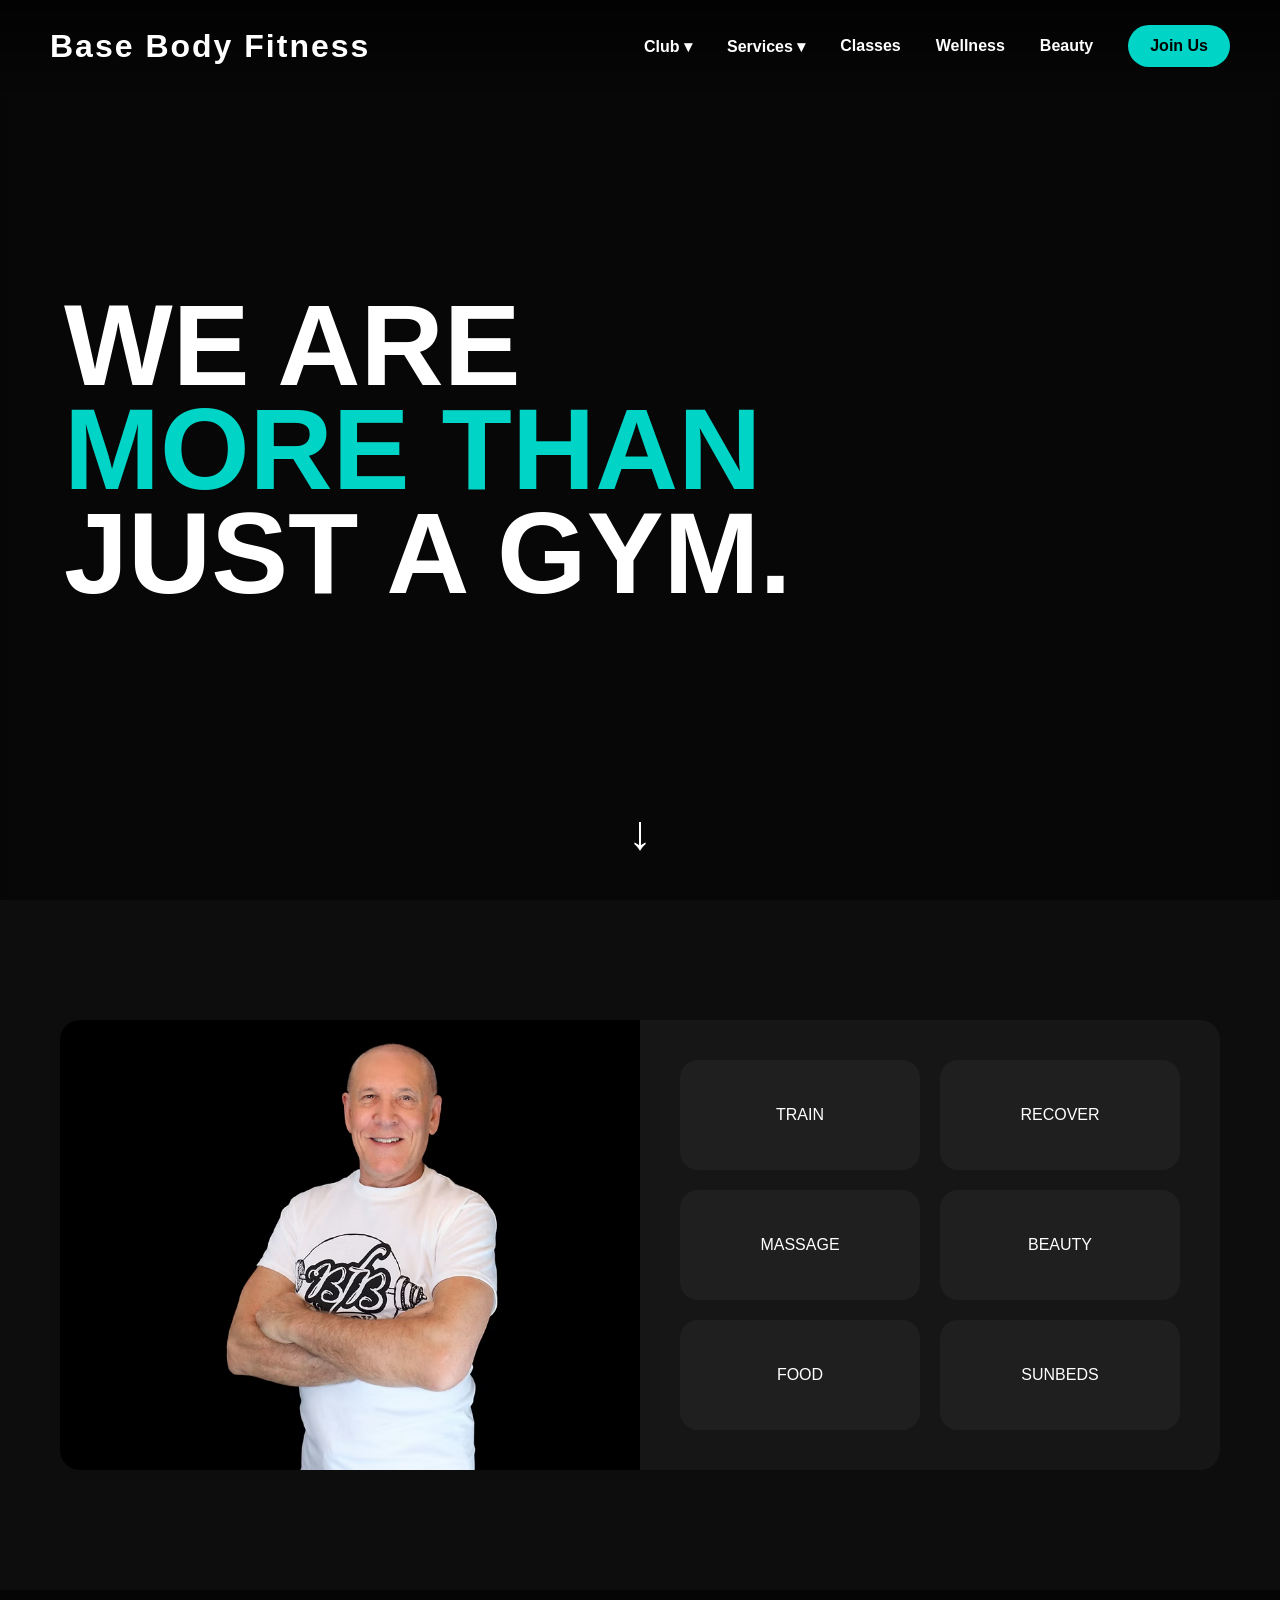
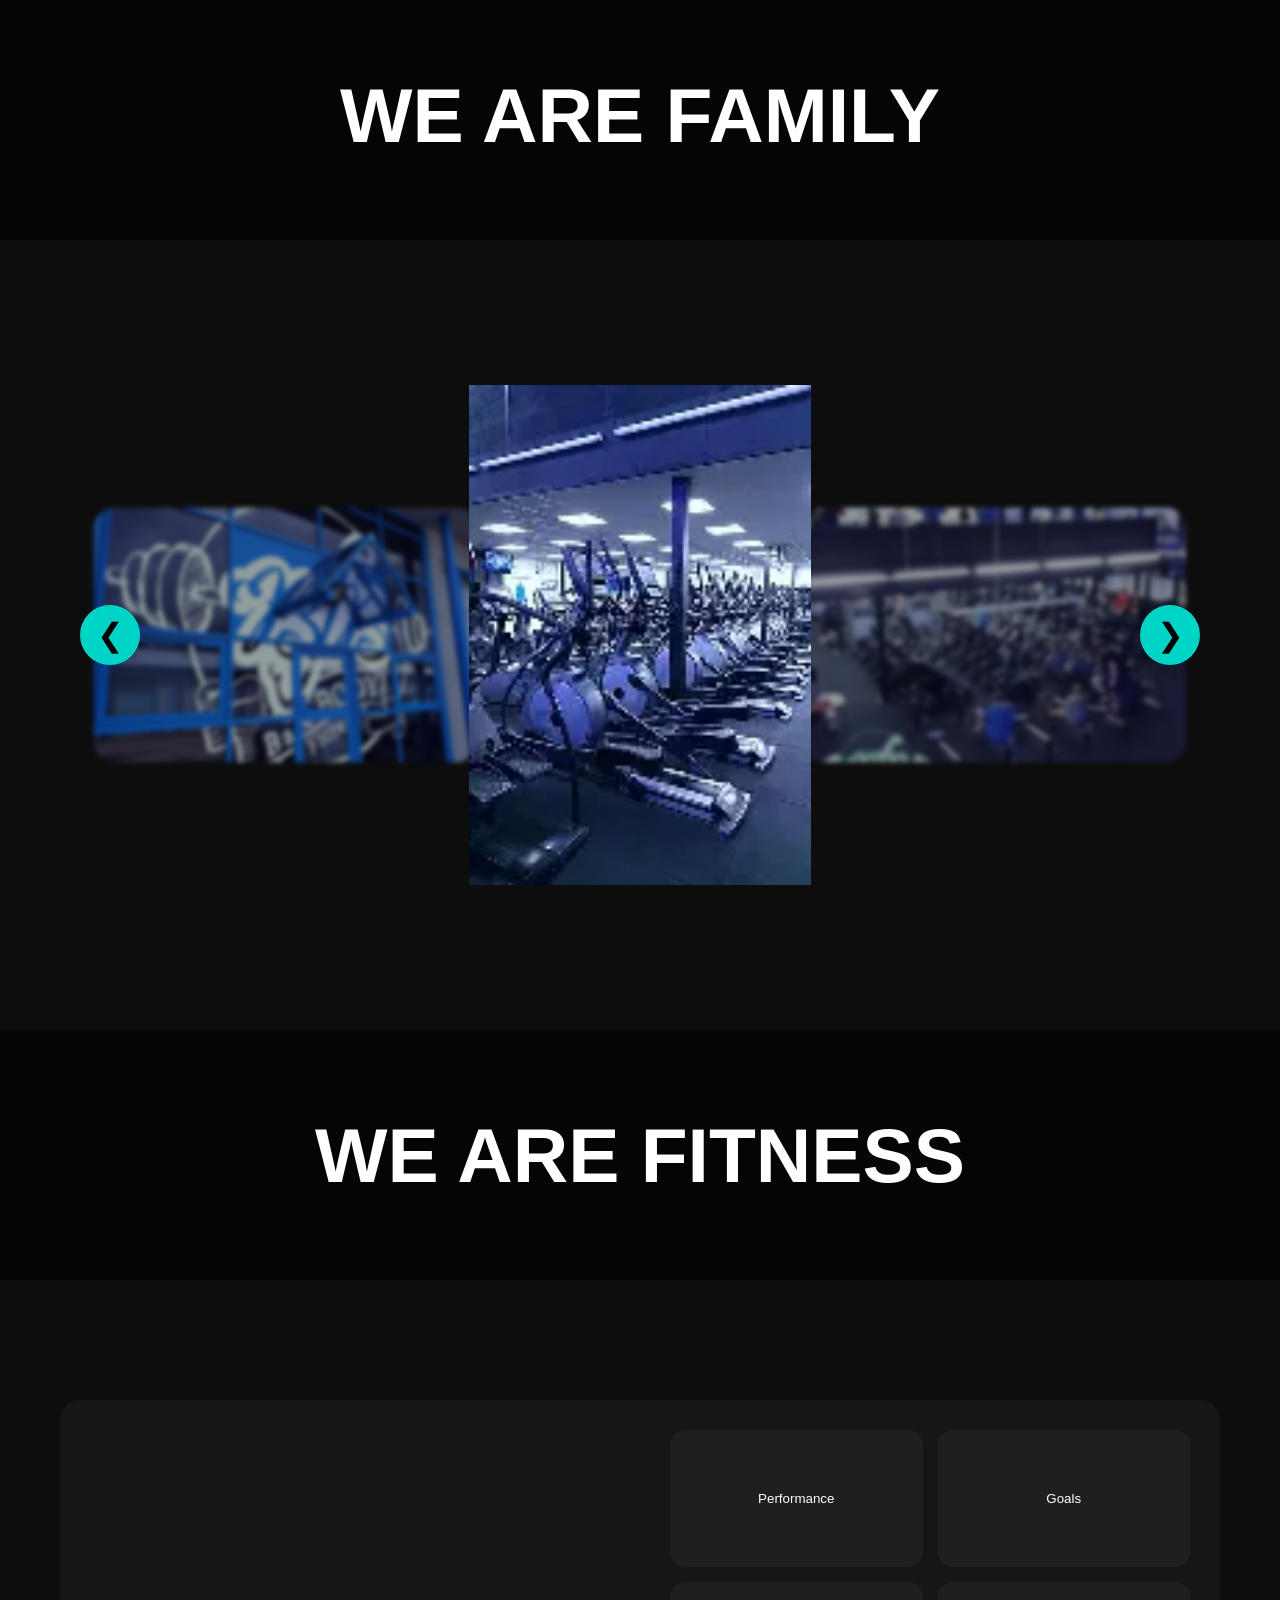
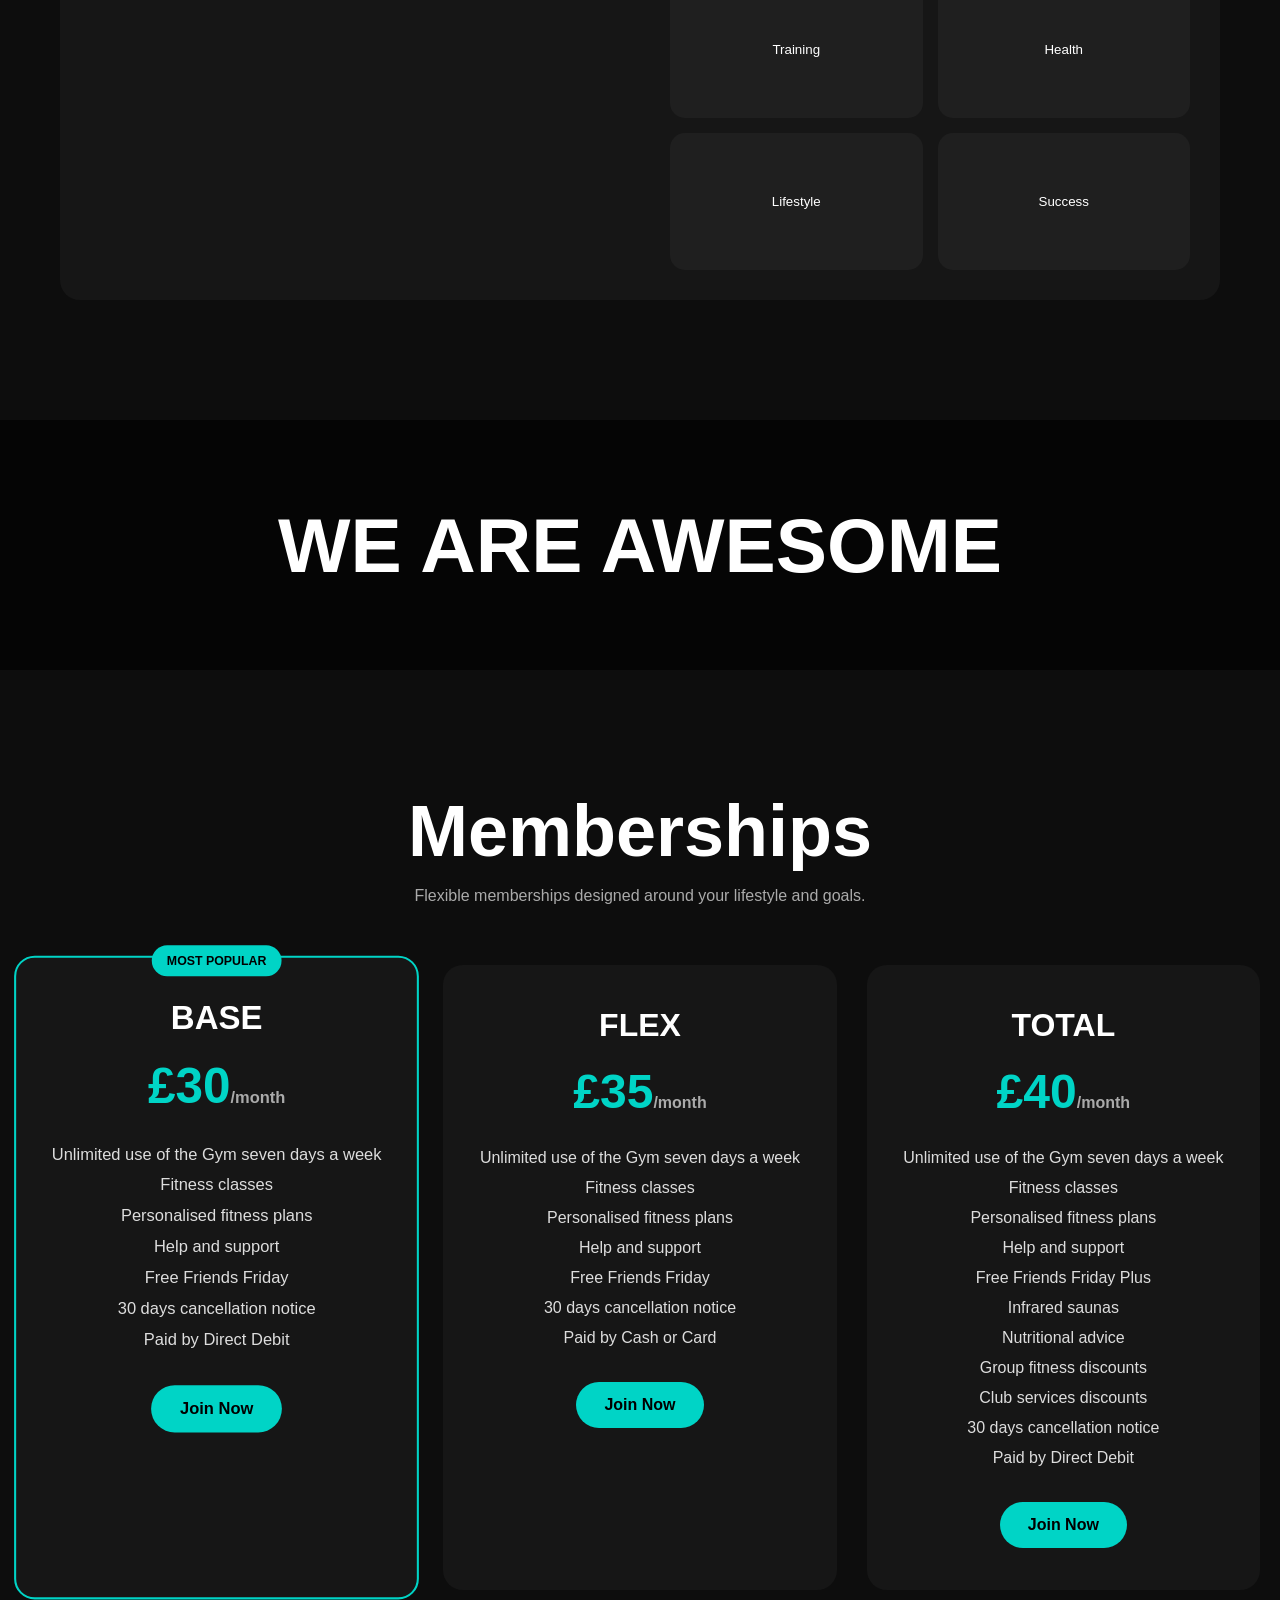
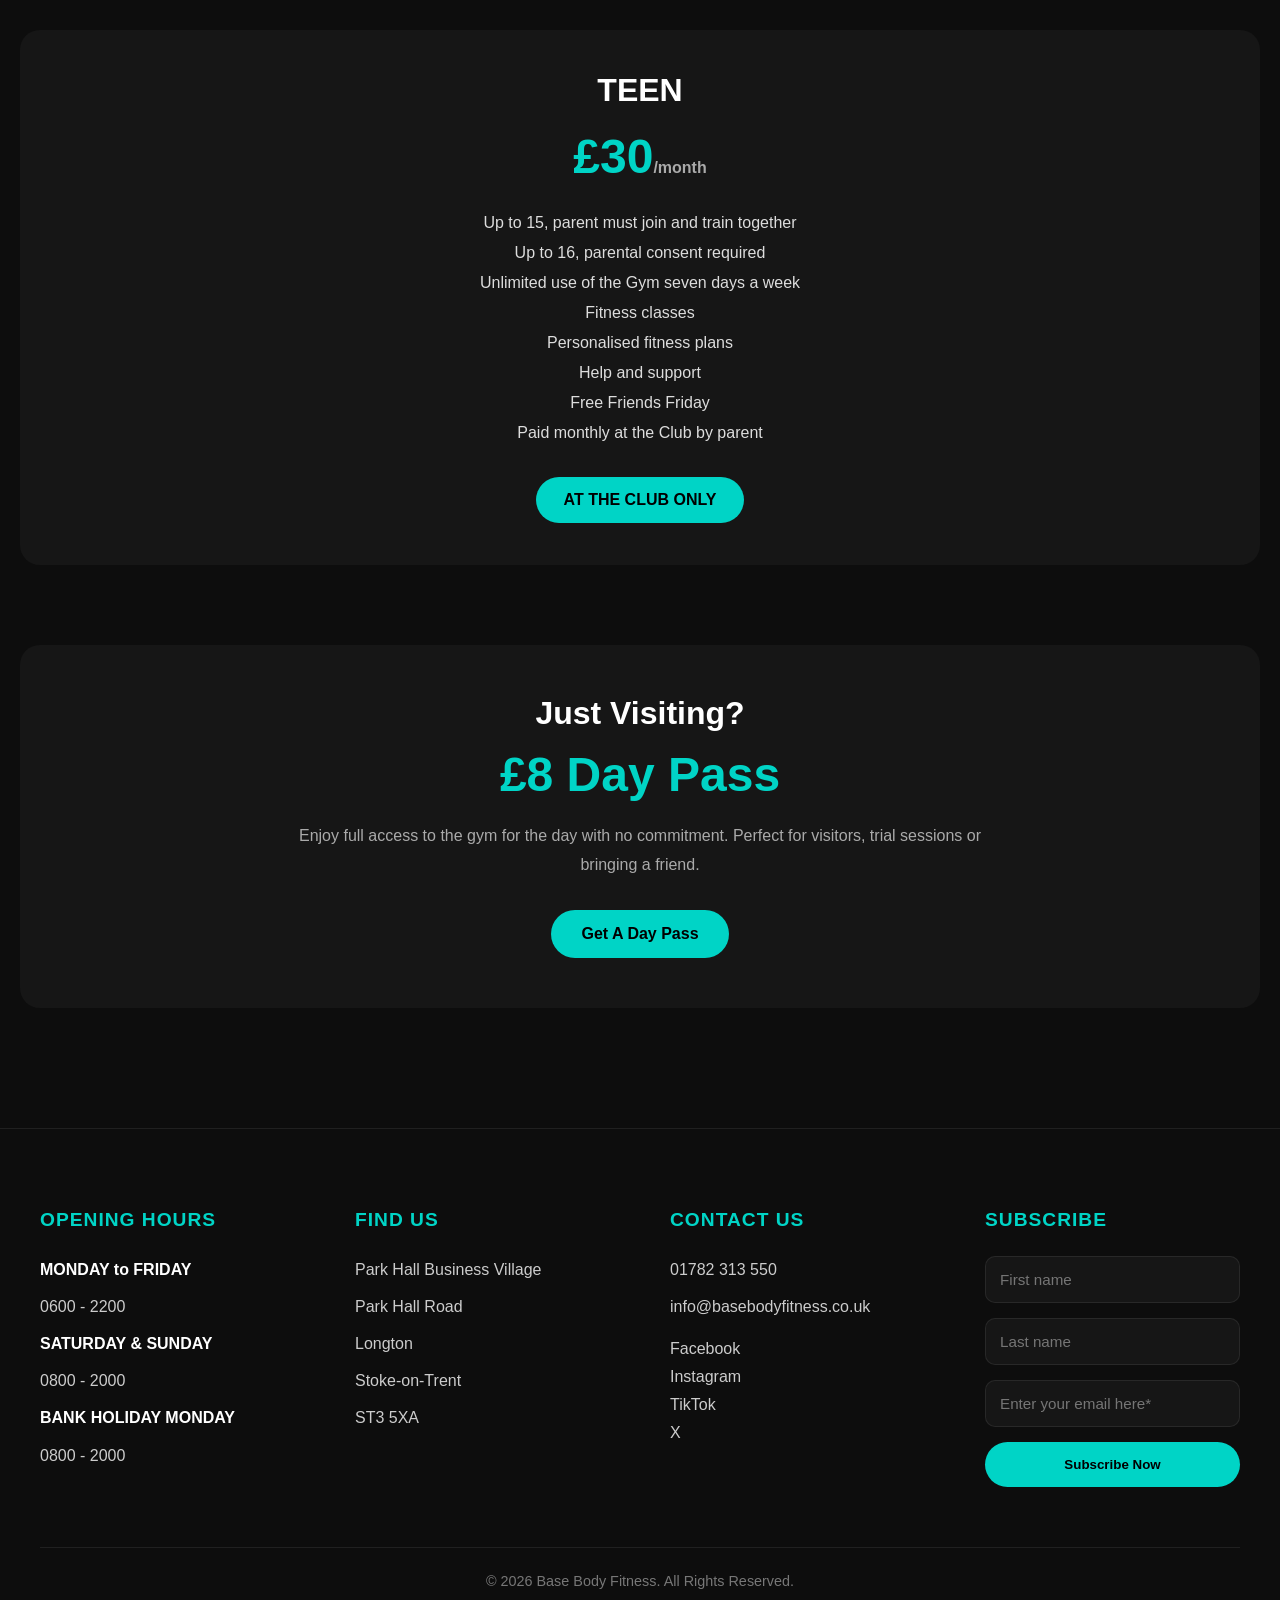
<file: index.html>
<!DOCTYPE html>
<html lang="en">

<head>
    <meta charset="UTF-8">
    <meta name="viewport" content="width=device-width, initial-scale=1.0">
    <title>Base Body Fitness</title>
    <link rel="stylesheet" href="css/style.css">
</head>

<body>

    <nav class="navbar">

        <a href="#" class="logo">
            Base Body Fitness
        </a>

        <div class="nav-links">

            <div class="dropdown">
                <a href="#">Club ▾</a>
                <div class="dropdown-menu">
                    <a href="pages/club/team.html">The Team</a>
                    <a href="pages/club/story.html">Our Story</a>
                    <a href="pages/club/jobs.html">Jobs</a>
                </div>
            </div>

            <div class="dropdown">
                <a href="#">Services ▾</a>
                <div class="dropdown-menu">
                    <a href="pages/services/personal-training.html">Personal Training</a>
                    <a href="pages/services/parkinsons-club.html">Parkinsons Club</a>
                    <a href="pages/services/bootcamp-sos.html">Bootcamp SOS</a>
                    <a href="pages/services/free-friends-friday.html">Free Friends Friday</a>
                </div>
            </div>

            <a href="pages/classes/index.html">Classes</a>
            <a href="pages/wellness/index.html">Wellness</a>
            <a href="pages/beauty/index.html">Beauty</a>

            <a href="pages/join/index.html" class="join-btn">
                Join Us
            </a>

        </div>

    </nav>

    <section class="hero">
        <video autoplay muted loop playsinline webkit-playsinline preload="auto">
            <source src="assets/videos/videoplayback.mp4" type="video/mp4">
        </video>

        <div class="hero-content">
            <h1>WE ARE<br><span class="accent">MORE THAN</span><br>JUST A GYM.</h1>
        </div>

        <div class="scroll" id="scrollDown">
            ↓
        </div>
    </section>

    <section id="services" class="section">
        <div class="showcase">

            <div class="image-side">

                <img id="featureImage" src="assets/images/john-hamilton.png" alt="Service">

            </div>
            <div class="buttons-side">

                <div class="button-grid" id="buttonGrid">

                    <button class="feature-btn" data-title="Train"
                        data-text="Be pushed beyond your limits with our Personal Trainers."
                        data-image="assets/images/image1.png" data-link="pages/services/personal-training.html"
                        data-button="Meet Our Personal Trainers">

                        TRAIN

                    </button>

                    <button class="feature-btn" data-title="Recover"
                        data-text="Let us assist you with your day to day aches and pains."
                        data-image="assets/images/services/recover.jpg" data-link="pages/services/recover.html"
                        data-button="Discover more about Recovery">


                        RECOVER

                    </button>

                    <button class="feature-btn" data-title="Massage"
                        data-text="Relax and unwind with our Therapeutic Massage Treatments."
                        data-image="assets/images/services/massage.jpg" data-link="pages/services/massage.html"
                        data-button="Discover more about Massages">

                        MASSAGE

                    </button>

                    <button class="feature-btn" data-title="Beauty" data-text="Look good and feel amazing."
                        data-image="assets/images/services/beauty.jpg" data-link="pages/services/beauty.html"
                        data-button="Discover more about Beauty">

                        BEAUTY

                    </button>

                    <button class="feature-btn" data-title="Food" data-text="Your healthy meal prep ready!"
                        data-image="assets/images/services/food.jpg" data-link="pages/services/food.html"
                        data-button="Discover more of our Services">
                        FOOD

                    </button>

                    <button class="feature-btn" data-title="Sunbeds" data-text="Keep your tan all year round."
                        data-image="assets/images/services/sunbeds.jpg" data-link="pages/services/sunbeds.html"
                        data-button="Discover more about our Services">

                        SUNBEDS

                    </button>

                </div>

                <div class="feature-panel" id="featurePanel">

                    <button class="feature-close" id="featureClose">
                        ✕
                    </button>

                    <h2 id="featureTitle"></h2>

                    <p id="featureText"></p>

                    <a href="#" id="featureLink" class="overlay-link">
                        Find Out More
                    </a>

                </div>

            </div>

        </div>

    </section>

    <div class="banner"><span>WE ARE FAMILY</span></div>

    <section class="section">

        <div class="coverflow-carousel">

            <div class="carousel-item prev-slide">
                <img src="">
            </div>

            <div class="carousel-item active-slide">
                <img src="">
            </div>

            <div class="carousel-item next-slide">
                <img src="">
            </div>

            <button class="carousel-arrow left-arrow">
                &#10094;
            </button>

            <button class="carousel-arrow right-arrow">
                &#10095;
            </button>

        </div>

    </section>

    <div class="banner"><span>WE ARE FITNESS</span></div>

    <section class="section">
        <div class="showcase">
            <div class="image"
                style="background-image:url('https://images.unsplash.com/photo-1583454110551-21f2fa2afe61?auto=format&fit=crop&w=1200&q=80')">
            </div>
            <div class="content">
                <button>Performance</button><button>Goals</button>
                <button>Training</button><button>Health</button>
                <button>Lifestyle</button><button>Success</button>
            </div>
        </div>
    </section>

    <div class="banner">
        <span>WE ARE AWESOME</span>
    </div>

    <section class="section memberships-section">

        <div class="membership-header">
            <h2>Memberships</h2>
            <p>
                Flexible memberships designed around your lifestyle and goals.
            </p>
        </div>


        <div class="membership-grid">
            <div class="membership-card featured">
                <div class="popular-tag">MOST POPULAR</div>
                <h3>BASE</h3>
                <div class="price">£30<span>/month</span></div>

                <ul>
                    <li>Unlimited use of the Gym seven days a week</li>
                    <li>Fitness classes</li>
                    <li>Personalised fitness plans</li>
                    <li>Help and support</li>
                    <li>Free Friends Friday</li>
                    <li>30 days cancellation notice</li>
                    <li>Paid by Direct Debit</li>

                </ul>

                <a href="https://basebodyfitness.clubright.co.uk/MemberArea/SelectMembership" class="membership-btn" target="_blank">
                    Join Now
                </a>
            </div>

            <div class="membership-card">

                <h3>FLEX</h3>
                <div class="price">£35<span>/month</span></div>

                <ul>
                    <li>Unlimited use of the Gym seven days a week</li>
                    <li>Fitness classes</li>
                    <li>Personalised fitness plans</li>
                    <li>Help and support</li>
                    <li>Free Friends Friday</li>
                    <li>30 days cancellation notice</li>
                    <li>Paid by Cash or Card</li>

                </ul>

                <a href="https://basebodyfitness.clubright.co.uk/MemberArea/SelectMembership" class="membership-btn" target="_blank">
                    Join Now
                </a>
            </div>

            <div class="membership-card">

                <h3>TOTAL</h3>

                <div class="price">
                    £40<span>/month</span>
                </div>

                <ul>
                    <li>Unlimited use of the Gym seven days a week</li>
                    <li>Fitness classes</li>
                    <li>Personalised fitness plans</li>
                    <li>Help and support</li>
                    <li>Free Friends Friday Plus</li>
                    <li>Infrared saunas</li>
                    <li>Nutritional advice</li>
                    <li>Group fitness discounts</li>
                    <li>Club services discounts</li>
                    <li>30 days cancellation notice</li>
                    <li>Paid by Direct Debit</li>
                </ul>

                <a href="https://basebodyfitness.clubright.co.uk/MemberArea/SelectMembership" class="membership-btn" target="_blank">
                    Join Now
                </a>

            </div>


        </div>

        <div class="membership-card teen-card">

            <h3>TEEN</h3>

            <div class="price">
                £30<span>/month</span>
            </div>



            <ul>
                <li>Up to 15, parent must join and train together</li>
                <li>Up to 16, parental consent required</li>
                <li>Unlimited use of the Gym seven days a week</li>
                <li>Fitness classes</li>
                <li>Personalised fitness plans</li>
                <li>Help and support</li>
                <li>Free Friends Friday</li>
                <li>Paid monthly at the Club by parent</li>
            </ul>

            <div class="membership-btn">
                AT THE CLUB ONLY
            </div>

        </div>

        <div class="day-pass">

            <h3>Just Visiting?</h3>

            <div class="day-pass-price">
                £8 Day Pass
            </div>

            <p>
                Enjoy full access to the gym for the day with no commitment.
                Perfect for visitors, trial sessions or bringing a friend.
            </p>

            <a href="https://basebodyfitness.clubright.co.uk/MemberArea/SelectMembership" class="day-pass-btn" target="_blank">
                Get A Day Pass
            </a>

        </div>

    </section>

    <div id="footer-container"></div>

    <script src="../js/footer.js"></script>


    <script src="js/script.js"></script>
</body>

</html>
</file>
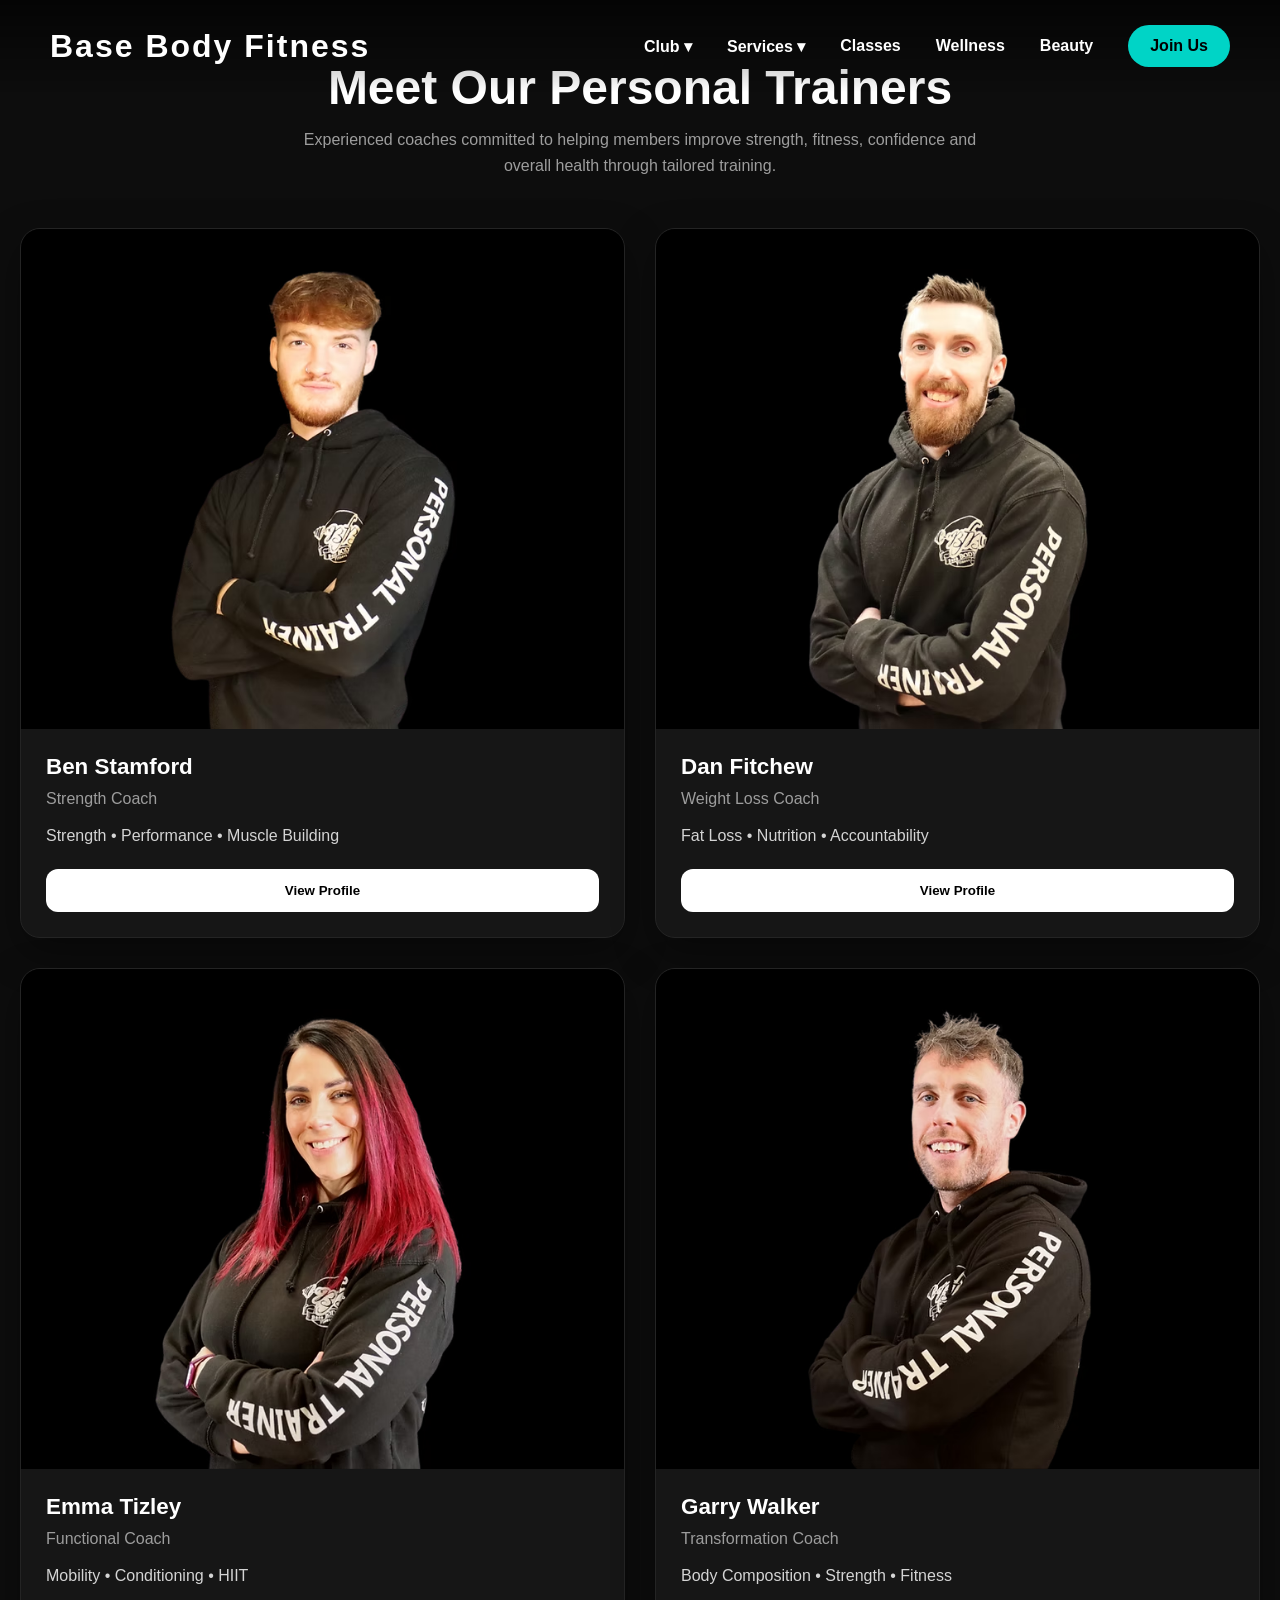
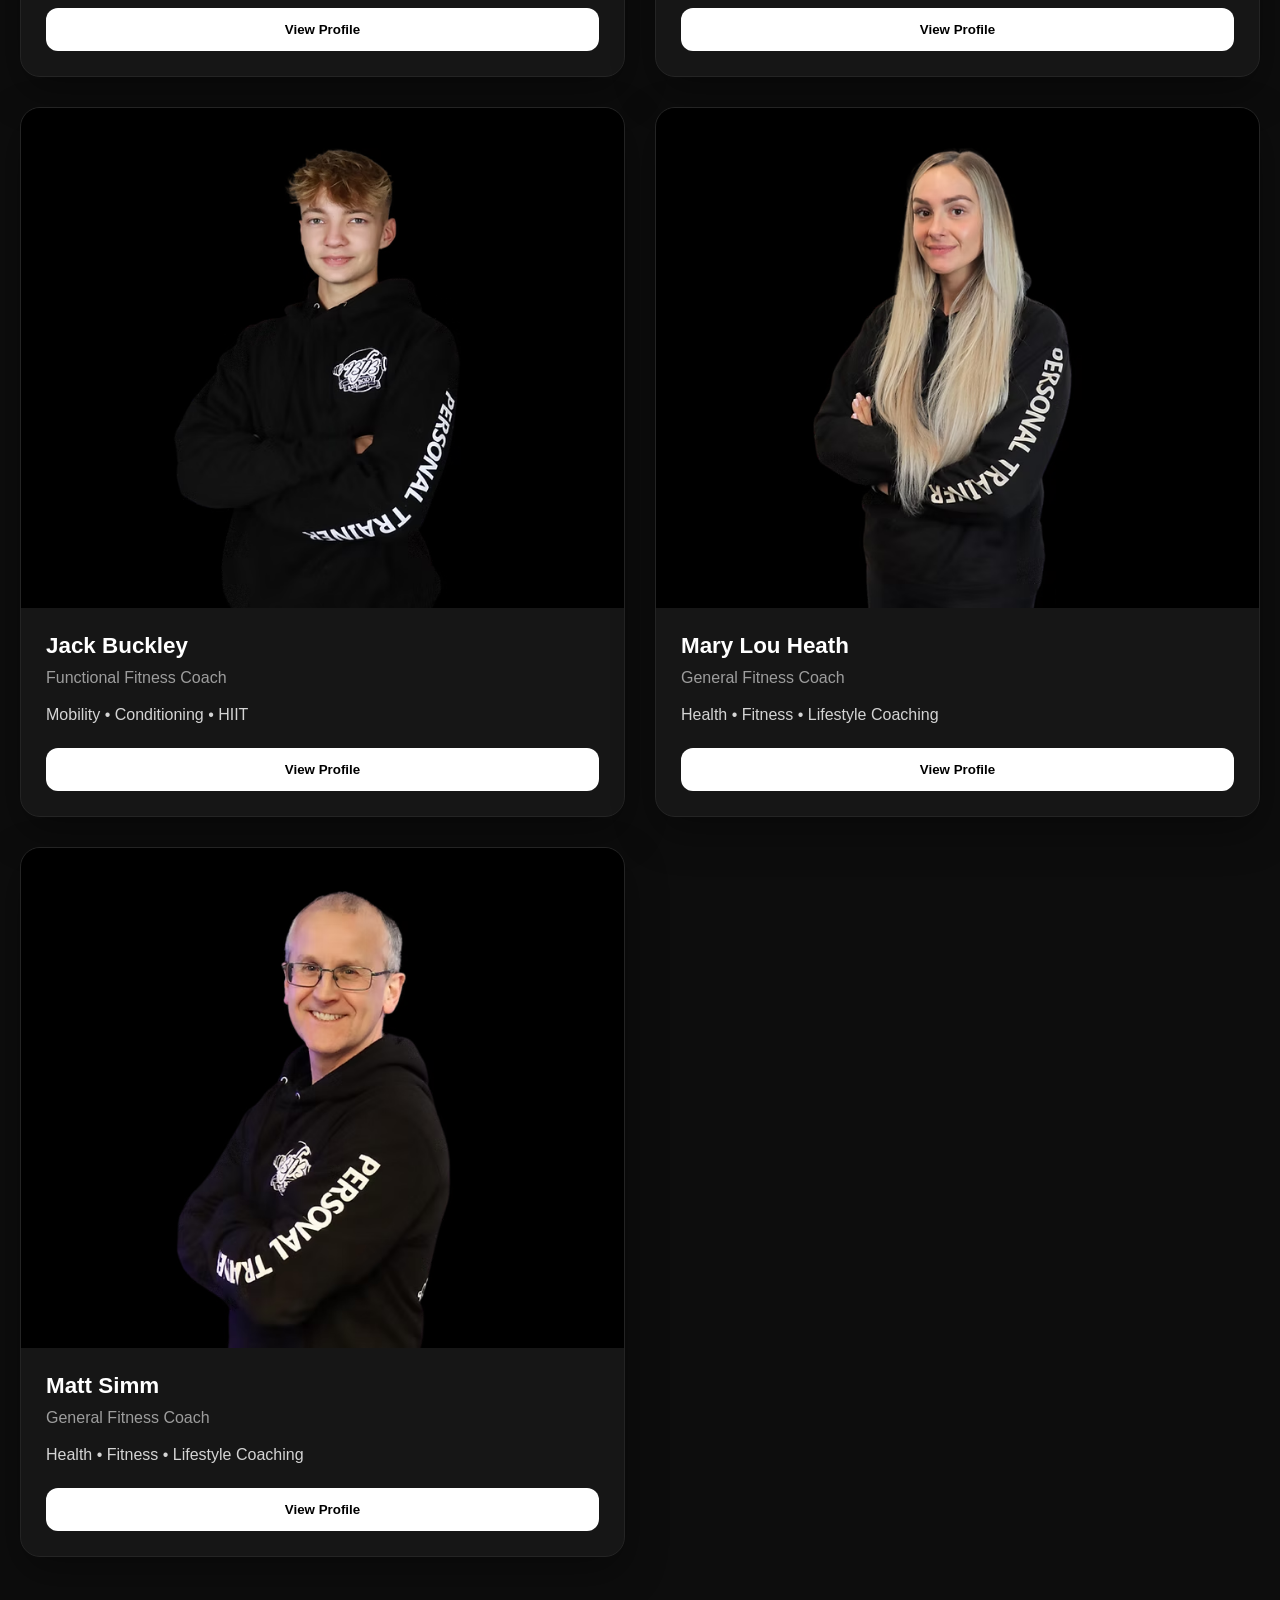
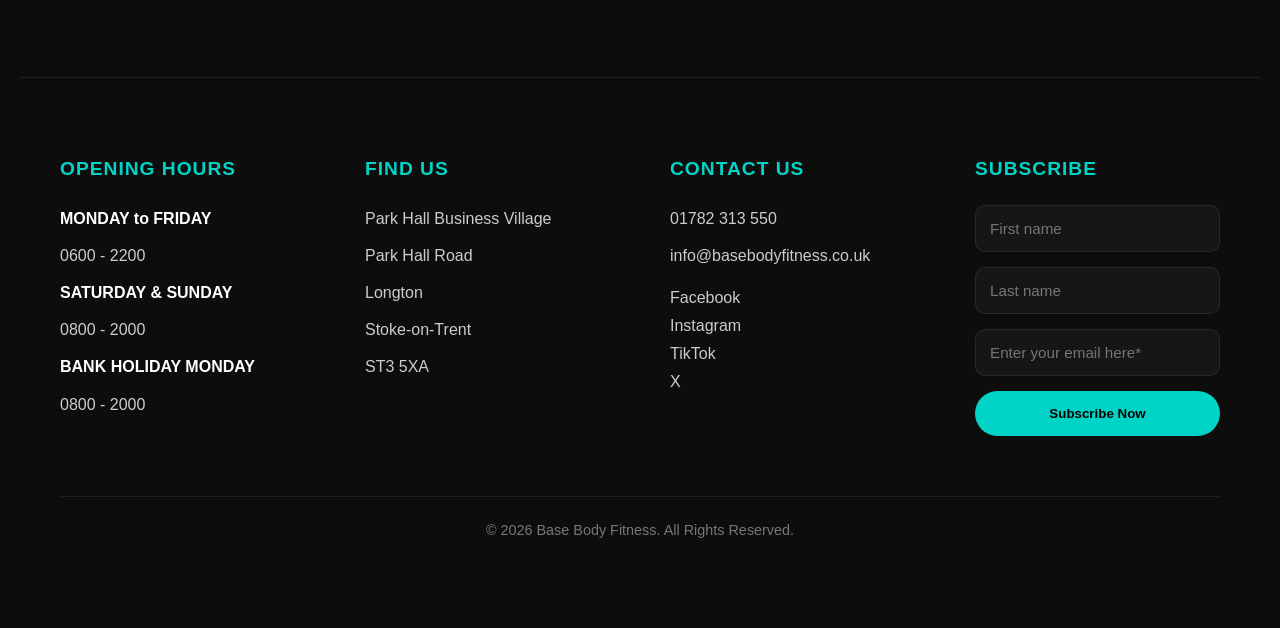
<file: pages/services/personal-training.html>
<!DOCTYPE html>
<html lang="en">

<head>
    <meta charset="UTF-8">
    <meta name="viewport" content="width=device-width, initial-scale=1.0">
    <title>Personal Trainers | Base Body Fitness</title>
    <link rel="stylesheet" href="../../css/personal-trainer-style.css">
    <link rel="stylesheet" href="../../css/style.css">
</head>

<body>

    <nav class="navbar">

        <a href="/" class="logo">
            Base Body Fitness
        </a>

        <div class="nav-links">

            <div class="dropdown">
                <a href="#">Club ▾</a>
                <div class="dropdown-menu">
                    <a href="../club/team.html">The Team</a>
                    <a href="../club/story.html">Our Story</a>
                    <a href="../club/jobs.html">Jobs</a>
                </div>
            </div>

            <div class="dropdown">
                <a href="#">Services ▾</a>
                <div class="dropdown-menu">
                    <a href="../services/personal-training.html">Personal Training</a>
                    <a href="../services/parkinsons-club.html">Parkinsons Club</a>
                    <a href="../services/bootcamp-sos.html">Bootcamp SOS</a>
                    <a href="../services/free-friends-friday.html">Free Friends Friday</a>
                </div>
            </div>

            <a href="../classes/index.html">Classes</a>
            <a href="../wellness/index.html">Wellness</a>
            <a href="../beauty/index.html">Beauty</a>

            <a href="../pages/join/index.html" class="join-btn">
                Join Us
            </a>

        </div>

    </nav>

    <div class="container">

        <div class="section-title">
            <h1>Meet Our Personal Trainers</h1>
            <p>
                Experienced coaches committed to helping members improve strength,
                fitness, confidence and overall health through tailored training.
            </p>
        </div>

        <div class="trainers">

            <!-- Trainer 1 -->
            <div class="card">
                <div class="image-wrap">

                    <img src="../../assets/images/ben-stamford.png" alt="Personal Trainer">

                    <div class="profile-panel">
                        <button class="close">✕</button>

                        <h2>Ben Stamford</h2>
                        <div class="subtitle">Strength & Conditioning Coach</div>

                        <p>
                            This is placeholder content for a trainer biography.
                            You can add multiple paragraphs here covering their
                            background, coaching philosophy and experience.
                        </p>

                        <p>
                            Explain qualifications, achievements and the type
                            of clients they enjoy working with.
                        </p>

                        <div class="stats">
                            <div class="stat"><strong>10+</strong>Years</div>
                            <div class="stat"><strong>500+</strong>Clients</div>
                            <div class="stat"><strong>Level 4</strong>Certified</div>
                        </div>

                        <button class="cta">Book Consultation</button>
                    </div>

                </div>

                <div class="info">
                    <h3>Ben Stamford</h3>
                    <div class="role">Strength Coach</div>
                    <div class="specialties">Strength • Performance • Muscle Building</div>
                    <button class="profile-btn">View Profile</button>
                </div>
            </div>

            <!-- Trainer 2 -->
            <div class="card">
                <div class="image-wrap">

                    <img src="../../assets/images/dan-fitchew.png" alt="Personal Trainer">

                    <div class="profile-panel">
                        <button class="close">✕</button>

                        <h2>Dan Fitchew</h2>
                        <div class="subtitle">Fat Loss Specialist</div>

                        <p>
                            Placeholder biography text. Add detailed information
                            about coaching methods, client results and expertise.
                        </p>

                        <p>
                            This area can comfortably handle several paragraphs.
                        </p>

                        <div class="stats">
                            <div class="stat"><strong>8+</strong>Years</div>
                            <div class="stat"><strong>400+</strong>Clients</div>
                            <div class="stat"><strong>Level 3</strong>Certified</div>
                        </div>

                        <button class="cta">Book Consultation</button>
                    </div>

                </div>

                <div class="info">
                    <h3>Dan Fitchew</h3>
                    <div class="role">Weight Loss Coach</div>
                    <div class="specialties">Fat Loss • Nutrition • Accountability</div>
                    <button class="profile-btn">View Profile</button>
                </div>
            </div>

            <!-- Trainer 3 -->
            <div class="card">
                <div class="image-wrap">
                    <img src="../../assets/images/emma-tizley.png" alt="Trainer">

                    <div class="profile-panel">
                        <button class="close">✕</button>

                        <h2>Emma Tizley</h2>
                        <div class="subtitle">Functional Fitness Coach</div>

                        <p>
                            Placeholder content for trainer profile information.
                        </p>

                        <p>
                            Add as much content as needed, the panel will scroll.
                        </p>

                        <div class="stats">
                            <div class="stat"><strong>12+</strong>Years</div>
                            <div class="stat"><strong>700+</strong>Clients</div>
                            <div class="stat"><strong>Elite</strong>Coach</div>
                        </div>

                        <button class="cta">Book Consultation</button>
                    </div>

                </div>

                <div class="info">
                    <h3>Emma Tizley</h3>
                    <div class="role">Functional Coach</div>
                    <div class="specialties">Mobility • Conditioning • HIIT</div>
                    <button class="profile-btn">View Profile</button>
                </div>
            </div>

            <!-- Trainer 4 -->
            <div class="card">
                <div class="image-wrap">

                    <img src="../../assets/images/garry-walker.png" alt="Trainer">

                    <div class="profile-panel">
                        <button class="close">✕</button>

                        <h2>Garry Walker</h2>
                        <div class="subtitle">Body Transformation Coach</div>

                        <p>Placeholder biography text.</p>
                        <p>Additional profile information goes here.</p>

                        <div class="stats">
                            <div class="stat"><strong>9+</strong>Years</div>
                            <div class="stat"><strong>450+</strong>Clients</div>
                            <div class="stat"><strong>Level 4</strong>Certified</div>
                        </div>

                        <button class="cta">Book Consultation</button>
                    </div>

                </div>

                <div class="info">
                    <h3>Garry Walker</h3>
                    <div class="role">Transformation Coach</div>
                    <div class="specialties">Body Composition • Strength • Fitness</div>
                    <button class="profile-btn">View Profile</button>
                </div>
            </div>

            <!-- Trainer 5 -->
            <div class="card">
                <div class="image-wrap">

                    <img src="../../assets/images/jack-buckley.png" alt="Trainer">

                    <div class="profile-panel">
                        <button class="close">✕</button>

                        <h2>Jack Buckley</h2>
                        <div class="subtitle">Functional Fitness Coach</div>

                        <p>Placeholder biography text.</p>
                        <p>Additional profile information goes here.</p>

                        <div class="stats">
                            <div class="stat"><strong>11+</strong>Years</div>
                            <div class="stat"><strong>600+</strong>Clients</div>
                            <div class="stat"><strong>Level 4</strong>Certified</div>
                        </div>

                        <button class="cta">Book Consultation</button>
                    </div>

                </div>

                <div class="info">
                    <h3>Jack Buckley</h3>
                    <div class="role">Functional Fitness Coach</div>
                    <div class="specialties">Mobility • Conditioning • HIIT</div>
                    <button class="profile-btn">View Profile</button>
                </div>
            </div>

            <!-- Trainer 6 -->
            <div class="card">
                <div class="image-wrap">

                    <img src="../../assets/images/mary-lou-heath.png" alt="Trainer">

                    <div class="profile-panel">
                        <button class="close">✕</button>

                        <h2>Mary Lou Heath</h2>
                        <div class="subtitle">General Fitness Coach</div>

                        <p>Placeholder biography text.</p>
                        <p>Additional profile information goes here.</p>

                        <div class="stats">
                            <div class="stat"><strong>7+</strong>Years</div>
                            <div class="stat"><strong>350+</strong>Clients</div>
                            <div class="stat"><strong>Level 3</strong>Certified</div>
                        </div>

                        <button class="cta">Book Consultation</button>
                    </div>

                </div>

                <div class="info">
                    <h3>Mary Lou Heath</h3>
                    <div class="role">General Fitness Coach</div>
                    <div class="specialties">Health • Fitness • Lifestyle Coaching</div>
                    <button class="profile-btn">View Profile</button>
                </div>
            </div>

            <!-- Trainer 7 -->
            <div class="card">
                <div class="image-wrap">

                    <img src="../../assets/images/matt-simm.png" alt="Trainer">

                    <div class="profile-panel">
                        <button class="close">✕</button>

                        <h2>Matt Simm</h2>
                        <div class="subtitle">General Fitness Coach</div>

                        <p>Placeholder biography text.</p>
                        <p>Additional profile information goes here.</p>

                        <div class="stats">
                            <div class="stat"><strong>7+</strong>Years</div>
                            <div class="stat"><strong>350+</strong>Clients</div>
                            <div class="stat"><strong>Level 3</strong>Certified</div>
                        </div>

                        <button class="cta">Book Consultation</button>
                    </div>

                </div>

                <div class="info">
                    <h3>Matt Simm</h3>
                    <div class="role">General Fitness Coach</div>
                    <div class="specialties">Health • Fitness • Lifestyle Coaching</div>
                    <button class="profile-btn">View Profile</button>
                </div>
            </div>

        </div>

        <script>

            const profileButtons = document.querySelectorAll('.profile-btn');
            const closeButtons = document.querySelectorAll('.close');

            profileButtons.forEach(button => {

                button.addEventListener('click', () => {

                    document
                        .querySelectorAll('.profile-panel')
                        .forEach(panel => panel.classList.remove('active'));

                    button
                        .closest('.card')
                        .querySelector('.profile-panel')
                        .classList.add('active');

                });

            });

            closeButtons.forEach(button => {

                button.addEventListener('click', () => {

                    button
                        .closest('.profile-panel')
                        .classList.remove('active');

                });

            });

        </script>

            <div id="footer-container"></div>

<script src="../../js/footer.js"></script>

</body>

</html>
</file>
<file: css/style.css>
* {
    margin: 0;
    padding: 0;
    box-sizing: border-box
}

body {
    font-family: Arial, sans-serif;
    background: #0d0d0d;
    color: #fff;
    overflow-x: hidden
}

.hero {
    height: 100vh;
    position: relative;
    display: flex;
    align-items: center;
    justify-content: center
}

.hero video {
    position: absolute;
    inset: 0;
    width: 100%;
    height: 100%;
    object-fit: cover
}

.hero::after {
    content: '';
    position: absolute;
    inset: 0;
    background: rgba(0, 0, 0, .45);
    backdrop-filter: blur(2px)
}

.hero-content {
    position: relative;
    z-index: 2;

    width: 1200px;
    max-width: 90%;

    margin: auto;
}

.hero h1 {
    text-align: left;
    font-size: clamp(4rem, 9vw, 8rem);
    font-weight: 900;
    line-height: .9;
}

.accent {
    color: #00d4c6
}

.scroll {
    position: absolute;
    bottom: 40px;
    z-index: 2;
    font-size: 2rem;
    animation: bounce 1.5s infinite
}

@keyframes bounce {
    50% {
        transform: translateY(10px)
    }
}

.menu-btn {
    position: fixed;
    top: 25px;
    left: 25px;
    z-index: 1000;
    background: rgba(0, 0, 0, .6);
    border: none;
    color: #fff;
    font-size: 2rem;
    padding: 10px 16px;
    cursor: pointer;
    border-radius: 10px
}

.menu {
    position: fixed;
    inset: 0;
    background: #000;
    display: flex;
    flex-direction: column;
    justify-content: center;
    align-items: center;
    gap: 25px;
    transform: translateX(-100%);
    transition: .3s;
    z-index: 999
}

.menu.active {
    transform: translateX(0)
}

.menu a {
    color: #fff;
    text-decoration: none;
    font-size: 2rem
}

.section {
    max-width: 1200px;
    margin: 120px auto;
    padding: 0 20px;
    opacity: 0;
    transform: translateY(50px);
    transition: .8s
}

.section.show {
    opacity: 1;
    transform: none
}

.showcase {
    display: flex;
    background: #161616;
    border-radius: 20px;
    overflow: hidden
}

.showcase.reverse {
    flex-direction: row-reverse
}

.image {
    width: 50%;
    min-height: 500px;
    background-size: cover;
    background-position: center
}

.content {
    width: 50%;
    padding: 30px;
    display: grid;
    grid-template-columns: repeat(2, 1fr);
    gap: 15px
}

.content button {
    padding: 30px;
    border: none;
    background: #1f1f1f;
    color: #fff;
    border-radius: 15px;
    cursor: pointer
}

.banner {
    height: 250px;
    display: flex;
    align-items: center;
    justify-content: center;
    font-size: clamp(2rem, 6vw, 5rem);
    font-weight: 900;
    background: url('https://images.unsplash.com/photo-1534438327276-14e5300c3a48?auto=format&fit=crop&w=1600&q=80') center/cover fixed;
    position: relative
}

.banner::before {
    content: '';
    position: absolute;
    inset: 0;
    background: rgba(0, 0, 0, .6)
}

.banner span {
    position: relative;
    z-index: 1
}

@media(max-width:900px) {

    .showcase,
    .showcase.reverse {
        flex-direction: column
    }

    .image,
    .content {
        width: 100%
    }
}

.image-side {
    width: 50%;
    position: relative;
    overflow: hidden;
}

.image-side img {
    width: 100%;
    height: 100%;
    object-fit: cover;
}

.buttons-side{

    flex:1;

    padding:40px;

    display:flex;

    flex-direction:column;

    justify-content:center;
}

.feature-btn {
    background: #1f1f1f;
    color: white;
    border: none;
    border-radius: 15px;
    cursor: pointer;
    padding: 30px;
    transition: .3s;
}

.feature-btn{

    width:100%;

    min-height:110px;

    font-size:1rem;

    border-radius:18px;
}

.feature-btn:hover {
    background: #00d4c6;
    color: black;
}

.overlay {
    position: absolute;
    inset: 0;
    background: rgba(0, 0, 0, .92);
    backdrop-filter: blur(10px);

    padding: 40px;

    display: flex;
    flex-direction: column;
    justify-content: center;

    opacity: 0;
    visibility: hidden;

    transition: .3s ease;
}

.overlay.active {
    opacity: 1;
    visibility: visible;
}

.overlay-title {
    font-size: 2rem;
    margin-bottom: 20px;
}

.overlay-text {
    line-height: 1.8;
    color: #ddd;
}

.close-btn {
    position: absolute;
    top: 20px;
    right: 20px;

    width: 40px;
    height: 40px;

    border: none;
    border-radius: 50%;

    background: white;
    cursor: pointer;
}

@media(max-width:900px) {

    .showcase {
        flex-direction: column;
    }

    .image-side,
    .buttons-side {
        width: 100%;
    }

    .image-side {
        height: 350px;
    }

}

.navbar {
    position: fixed;
    top: 0;
    left: 0;
    width: 100%;

    padding: 25px 50px;

    display: flex;
    justify-content: space-between;
    align-items: center;

    z-index: 1000;

    background: linear-gradient(to bottom,
            rgba(0, 0, 0, .65),
            transparent);
}

@media (max-width:768px){

    .navbar{
        transition: transform 0.3s ease;
    }

}

.logo {
    font-size: 1.5rem;
    font-weight: 800;
    letter-spacing: 2px;
}

.nav-links {
    display: flex;
    align-items: center;
    gap: 35px;
}

.nav-links a {
    color: white;
    text-decoration: none;
    font-weight: 600;
    transition: .25s;
}

.nav-links a:hover {
    color: #00d4c6;
}

.join-btn {
    background: #00d4c6;
    color: black !important;

    padding: 12px 22px;
    border-radius: 50px;
}

.join-btn:hover {
    transform: translateY(-2px);
}

/* MOBILE IMPROVEMENTS */
@media (max-width: 768px) {
    .hero {
        height: 75vh;
        min-height: 600px;
    }

    .navbar {
        flex-direction: column;
        gap: 25px;
        padding: 25px;
    }

    .nav-links {
        width: 100%;
        display: grid;
        grid-template-columns: repeat(3, 1fr);
        gap: 12px;
        align-items: center;
        justify-items: center;
    }

    .join-btn {
        width: auto;
        grid-column: auto;
        padding: 12px 20px;
        border-radius: 50px;
    }

    .logo {
        font-size: 1.1rem;
        text-align: center;
    }

    .nav-links::-webkit-scrollbar {
        display: none;
    }

    .nav-links a {
        white-space: nowrap;
        font-size: .9rem;
    }

    .hero-content {
        text-align: center;
    }

    .hero h1 {
        text-align: center;
        font-size: clamp(3rem, 12vw, 5rem);
        line-height: 1;
    }

    .scroll {
        bottom: 20px;
    }

    .banner {
        height: 180px;
        background-attachment: scroll;
    }

    .buttons-side,
    .content {
        grid-template-columns: 1fr 1fr;
        padding: 15px;
    }

    .feature-btn,
    .content button {
        padding: 20px 10px;
        font-size: .95rem;
    }

    .overlay {
        padding: 25px;
        overflow-y: auto;
    }

    .overlay-title {
        font-size: 1.6rem;
    }

    .overlay-text {
        font-size: .95rem;
    }
}

@media (max-width:480px) {

    .buttons-side,
    .content {
        grid-template-columns: 1fr;
    }

    .join-btn {
        padding: 10px 16px;
    }

    .hero {
        min-height: 500px;
    }
}

/* DROPDOWNS */
.dropdown {
    position: relative;
}

.dropdown>a {
    display: block;
}

.dropdown-menu {
    position: absolute;
    top: 100%;
    left: 0;
    background: #111;
    min-width: 220px;
    border-radius: 12px;
    padding: 10px 0;
    opacity: 0;
    visibility: hidden;
    transform: translateY(10px);
    transition: .25s;
    box-shadow: 0 10px 30px rgba(0, 0, 0, .4);
}

.dropdown:hover .dropdown-menu {
    opacity: 1;
    visibility: visible;
    transform: translateY(0);
}

.dropdown-menu a {
    display: block;
    padding: 12px 16px;
}

.dropdown-menu a:hover {
    background: #1f1f1f;
}

/* MOBILE */
@media (max-width:768px) {

    .navbar {
        padding: 12px;
    }

    .nav-links {
        display: grid;
        grid-template-columns: repeat(3, 1fr);
        width: 100%;
        gap: 8px;
    }

    .nav-links>a,
    .dropdown>a {
        text-align: center;
        font-size: .85rem;
        padding: 8px 4px;
    }

    .join-btn {
        grid-column: auto;
        text-align: center;
    }

    .dropdown-menu {
        position: absolute;
        left: 50%;
        transform: translateX(-50%);
        min-width: 180px;
        z-index: 2000;
    }

    .dropdown:hover .dropdown-menu,
    .dropdown:focus-within .dropdown-menu {
        opacity: 1;
        visibility: visible;
    }
}

.team-section {
    max-width: 1400px;
    margin: 100px auto;
    padding: 0 20px;
}

.team-header {
    text-align: center;
    margin-bottom: 60px;
}

.team-header h1 {
    font-size: 4rem;
    margin-bottom: 20px;
}

.team-header p {
    max-width: 700px;
    margin: auto;
    color: #aaa;
    line-height: 1.8;
}

.trainers-grid {
    display: grid;
    grid-template-columns: repeat(3, 1fr);
    gap: 25px;
    margin-bottom: 60px;
}

.trainer-card {
    background: #161616;
    border-radius: 20px;
    overflow: hidden;
    cursor: pointer;
    transition: .3s;
    border: 2px solid transparent;
}

.trainer-card:hover {
    transform: translateY(-8px);
}

.trainer-card.active {
    border-color: #00d4c6;
}

.trainer-card img {
    width: 100%;
    height: 400px;
    object-fit: cover;
}

.trainer-info {
    padding: 20px;
}

.trainer-info h3 {
    margin-bottom: 8px;
}

.trainer-info p {
    color: #aaa;
}

.trainer-profile {
    background: #161616;
    border-radius: 25px;
    padding: 40px;
}

.profile-content {
    display: grid;
    grid-template-columns: 450px 1fr;
    gap: 50px;
}

.profile-image img {
    width: 100%;
    height: 600px;
    object-fit: cover;
    border-radius: 20px;
}

.profile-details h2 {
    font-size: 3rem;
    margin-bottom: 10px;
}

.profile-details span {
    display: block;
    color: #00d4c6;
    margin-bottom: 25px;
}

.profile-details p {
    color: #ddd;
    line-height: 1.8;
    margin-bottom: 20px;
}

.qualifications {
    margin-top: 30px;
}

.qualifications ul {
    margin-top: 15px;
    padding-left: 20px;
}

.qualifications li {
    margin-bottom: 10px;
}

.consultation-btn {
    display: inline-block;
    margin-top: 30px;
    background: #00d4c6;
    color: black;
    text-decoration: none;
    padding: 15px 30px;
    border-radius: 50px;
    font-weight: 700;
}

/* MOBILE */

@media(max-width:900px) {

    .trainers-grid {
        grid-template-columns: 1fr;
    }

    .profile-content {
        grid-template-columns: 1fr;
    }

    .profile-image img {
        height: 350px;
    }

    .trainer-card img {
        height: 300px;
    }

    .team-header h1 {
        font-size: 2.5rem;
    }

    .profile-details h2 {
        font-size: 2rem;
    }

}

.profile-content {
    display: grid;
    grid-template-columns: 450px 1fr;
    gap: 50px;

    opacity: 1;
    transition: opacity .25s ease;
}

.profile-content.changing {
    opacity: 0;
}

.profile-image img {
    width: 100%;
    height: 600px;
    object-fit: cover;
    border-radius: 20px;

    transition:
        transform .35s ease,
        opacity .25s ease;
}

.profile-content.changing .profile-image img {
    transform: scale(1.03);
}

.memberships-section {
    max-width: 1400px;
    margin: 120px auto;
    padding: 0 20px;
}

.membership-header {
    text-align: center;
    margin-bottom: 60px;
}

.membership-header h2 {
    font-size: clamp(2.5rem, 6vw, 4.5rem);
    margin-bottom: 15px;
}

.membership-header p {
    color: #aaa;
    max-width: 700px;
    margin: auto;
}

.membership-grid {
    display: grid;
    grid-template-columns: repeat(3, 1fr);
    gap: 30px;
}

.membership-card {
    background: #161616;
    border-radius: 20px;
    padding: 40px 30px;
    text-align: center;
    position: relative;
    transition: .3s;
    border: 2px solid transparent;
}

.membership-card:hover {
    transform: translateY(-10px);
    border-color: #00d4c6;
}

.membership-card h3 {
    font-size: 2rem;
    margin-bottom: 20px;
}

.price {
    font-size: 3rem;
    font-weight: 800;
    color: #00d4c6;
    margin-bottom: 30px;
}

.price span {
    font-size: 1rem;
    color: #aaa;
}

.membership-card ul {
    list-style: none;
    margin-bottom: 35px;
}

.membership-card li {
    margin-bottom: 12px;
    color: #ddd;
}

.membership-btn {
    display: inline-block;
    background: #00d4c6;
    color: black;
    padding: 14px 28px;
    border-radius: 50px;
    text-decoration: none;
    font-weight: 700;
}

.featured {
    border-color: #00d4c6;
    transform: scale(1.03);
}

.popular-tag {
    position: absolute;
    top: -12px;
    left: 50%;
    transform: translateX(-50%);
    background: #00d4c6;
    color: black;
    padding: 8px 15px;
    border-radius: 50px;
    font-size: .75rem;
    font-weight: 700;
}

.day-pass {
    margin-top: 80px;
    background: #161616;
    border-radius: 20px;
    padding: 50px;
    text-align: center;
}

.day-pass h3 {
    font-size: 2rem;
    margin-bottom: 15px;
}

.day-pass-price {
    color: #00d4c6;
    font-size: 3rem;
    font-weight: 800;
    margin-bottom: 20px;
}

.day-pass p {
    color: #aaa;
    max-width: 700px;
    margin: 0 auto 30px;
    line-height: 1.8;
}

.day-pass-btn {
    display: inline-block;
    background: #00d4c6;
    color: black;
    text-decoration: none;
    padding: 15px 30px;
    border-radius: 50px;
    font-weight: 700;
}

@media(max-width:900px) {

    .membership-grid {
        grid-template-columns: 1fr;
    }

    .featured {
        transform: none;
    }

    .day-pass {
        padding: 30px 20px;
    }

}

.membership-label {
    cursor: default;
    user-select: none;
}

.teen-card {
    margin-top: 40px;
}

.footer {
    background: #0d0d0d;
    border-top: 1px solid rgba(255, 255, 255, .08);
    margin-top: 120px;
    padding: 80px 40px 30px;
}

.footer-grid {
    max-width: 1400px;
    margin: 0 auto;

    display: grid;
    grid-template-columns: repeat(4, 1fr);
    gap: 60px;
}

.footer-column h3 {
    color: #00d4c6;
    margin-bottom: 25px;
    font-size: 1.2rem;
    letter-spacing: 1px;
}

.footer-column p {
    color: #ccc;
    margin-bottom: 10px;
    line-height: 1.7;
}

.footer-hours p strong {
    color: white;
}

.social-links {
    margin-top: 20px;

    display: flex;
    flex-direction: column;
    gap: 10px;
}

.social-links a {
    color: #ccc;
    text-decoration: none;
    transition: .3s;
}

.social-links a:hover {
    color: #00d4c6;
}

.subscribe-form {
    display: flex;
    flex-direction: column;
    gap: 15px;
}

.subscribe-form input {
    background: #161616;
    border: 1px solid rgba(255, 255, 255, .08);
    color: white;
    padding: 14px;
    border-radius: 10px;
    font-size: .95rem;
}

.subscribe-form input:focus {
    outline: none;
    border-color: #00d4c6;
}

.subscribe-form button {
    background: #00d4c6;
    color: black;
    border: none;
    padding: 15px;
    border-radius: 50px;
    font-weight: 700;
    cursor: pointer;
    transition: .3s;
}

.subscribe-form button:hover {
    transform: translateY(-2px);
}

.footer-bottom {
    margin-top: 60px;
    padding-top: 25px;
    border-top: 1px solid rgba(255, 255, 255, .08);

    text-align: center;
    color: #777;
    font-size: .9rem;
}

@media(max-width:1100px) {

    .footer-grid {
        grid-template-columns: repeat(2, 1fr);
    }

}

@media(max-width:768px) {

    .footer {
        padding: 60px 20px 25px;
    }

    .footer-grid {
        grid-template-columns: 1fr;
        gap: 40px;
    }

}

.overlay-link {
    display: inline-flex;
    align-items: center;
    gap: 10px;

    margin-top: 25px;

    background: #00d4c6;
    color: #000;

    padding: 14px 28px;

    border-radius: 50px;

    text-decoration: none;
    font-weight: 700;

    width: fit-content;

    transition: .3s;
}

.overlay-link::after {
    content: "→";
    transition: .3s;
}

.overlay-link:hover::after {
    transform: translateX(4px);
}

.logo {
    text-decoration: none;
    color: white;
    font-size: 2rem;
    font-weight: 700;
    letter-spacing: 2px;
    cursor: pointer;
}

.gallery-carousel {
    position: relative;
    max-width: 1400px;
    margin: 0 auto;
    border-radius: 25px;
    overflow: hidden;
}

.carousel-track {
    position: relative;
    height: 700px;
}

.carousel-slide {
    position: absolute;
    inset: 0;

    width: 100%;
    height: 100%;

    object-fit: cover;

    opacity: 0;

    transition: opacity 1s ease;
}

.carousel-slide.active {
    opacity: 1;
}

.carousel-btn {
    position: absolute;
    top: 50%;

    transform: translateY(-50%);

    width: 60px;
    height: 60px;

    border: none;

    border-radius: 50%;

    background: rgba(0, 0, 0, 0.5);

    color: white;

    font-size: 2rem;

    cursor: pointer;

    z-index: 10;
}

.carousel-btn:hover {
    background: #00d4c6;
    color: black;
}

.prev {
    left: 25px;
}

.next {
    right: 25px;
}

@media(max-width:900px) {

    .carousel-track {
        height: 450px;
    }

    .carousel-btn {
        width: 50px;
        height: 50px;
        font-size: 1.5rem;
    }

}

.coverflow-carousel {

    position: relative;

    max-width: 1200px;

    height: 550px;

    margin: 0 auto;

    display: flex;

    justify-content: center;

    align-items: center;

    overflow: hidden;
}

.carousel-item {

    position: absolute;

    transition:
        transform .8s ease,
        opacity .8s ease,
        filter .8s ease;

    border-radius: 25px;

    overflow: hidden;
}

.active-slide{

    width:750px;
    height:500px;

    z-index:3;

    opacity:1;

    filter:blur(0);

    transform:translateX(0) scale(1);
}

.prev-slide{

    width:450px;
    height:300px;

    left:0;

    opacity:.55;

    filter:blur(4px);

    transform:translateX(0) scale(.85);
}

.carousel-item.animate{

    animation:carouselChange .8s ease;
}

@keyframes carouselChange{

    0%{
        opacity:.4;
        transform:scale(.92);
    }

    100%{
        opacity:1;
        transform:scale(1);
    }

}

.next-slide{

    width:450px;
    height:300px;

    right:0;

    opacity:.55;

    filter:blur(4px);

    transform:translateX(0) scale(.85);
}

.carousel-item img {

    width: 100%;
    height: 100%;

    object-fit: cover;
    object-position: center;
}

.active-slide img {
    object-fit: contain;
}

/* MAIN IMAGE */

.active-slide {

    width: 750px;
    height: 500px;

    z-index: 3;

    filter: blur(0px);

    transform: scale(1);
}

/* LEFT IMAGE */

.prev-slide {

    width: 450px;
    height: 300px;

    left: 0;

    opacity: .6;

    filter: blur(3px);

    transform: scale(.85);
}

/* RIGHT IMAGE */

.next-slide {

    width: 450px;
    height: 300px;

    right: 0;

    opacity: .6;

    filter: blur(3px);

    transform: scale(.85);
}

.carousel-arrow {

    position: absolute;

    top: 50%;

    transform: translateY(-50%);

    width: 60px;

    height: 60px;

    border: none;

    border-radius: 50%;

    background: #00d4c6;

    color: black;

    font-size: 2rem;

    cursor: pointer;

    z-index: 10;
}

.left-arrow {
    left: 20px;
}

.right-arrow {
    right: 20px;
}

@media(max-width:900px) {

    .coverflow-carousel {

        height: 350px;
    }

    .active-slide {

        width: 90%;
        height: 300px;
    }

    .prev-slide,
    .next-slide {

        display: none;
    }
}

.button-grid{

    display:grid;

    grid-template-columns:1fr 1fr;

    gap:20px;

    width:100%;
}

.feature-content{
    margin-top:30px;
    background:#161616;
    padding:30px;
    border-radius:20px;
}

.feature-content h2{
    color:#00d4c6;
    margin-bottom:15px;
}

.feature-content p{
    line-height:1.7;
    margin-bottom:25px;
}

.active-feature{
    background:#00d4c6 !important;
    color:#000 !important;
}

#featureImage{
    width:100%;
    height:100%;
    object-fit:cover;
    transition:opacity .4s ease;
}

@media(max-width:900px){

    .button-grid{
        grid-template-columns:1fr;
    }

}

.feature-panel{

    display:none;

    opacity:0;

    transform:translateY(20px);

    transition:.4s;

    background:#161616;

    border-radius:20px;

    padding:35px;

    position:relative;
}

.feature-panel.active{

    display:block;

    opacity:1;

    transform:translateY(0);
}

.button-grid.hide{

    opacity:0;

    visibility:hidden;

    pointer-events:none;
}

.feature-close{

    position:absolute;

    top:20px;

    right:20px;

    background:none;

    border:none;

    color:white;

    font-size:1.5rem;

    cursor:pointer;
}

#featureTitle{

    color:#00d4c6;

    margin-bottom:20px;
}

#featureText{

    margin-bottom:25px;

    line-height:1.7;
}

.buttons-side{
    position:relative;
}

.feature-panel{

    position:absolute;

    top:0;
    left:0;
    right:0;
    bottom:0;

    display:flex;

    flex-direction:column;

    justify-content:center;

    padding:40px;

    opacity:0;

    visibility:hidden;

    transition:.3s;
}

.feature-panel.active{

    opacity:1;

    visibility:visible;
}

.feature-panel{
    transform:translateY(15px);
}

.feature-panel.active{
    transform:translateY(0);
}

#featureImage{

    transition:
        opacity .4s ease,
        transform .4s ease;
}

@media (max-width: 768px){

    .showcase{

        flex-direction:column;
    }

    .image-side{

        width:100%;
        height:300px;
    }

    .buttons-side{

        width:100%;
    }

}


html{
    scroll-behavior:smooth;
}

.scroll{
    position:absolute;
    bottom:40px;
    left:50%;
    transform:translateX(-50%);
    font-size:3rem;
    color:white;
    text-decoration:none;
    cursor:pointer;
    transition:all .3s ease;
    animation:bounce 2s infinite;
    z-index:10;
}

.scroll:hover{
    color:#00d4c6;
}

@keyframes bounce{

    0%,20%,50%,80%,100%{
        transform:translateX(-50%) translateY(0);
    }

    40%{
        transform:translateX(-50%) translateY(-10px);
    }

    60%{
        transform:translateX(-50%) translateY(-5px);
    }

}

@media (max-width: 768px) {

    .navbar {

        transition: transform 0.3s ease;

    }

    .navbar.nav-hidden {

        transform: translateY(-100%);

    }

}
</file>
<file: css/personal-trainer-style.css>
* {
                margin: 0;
                padding: 0;
                box-sizing: border-box;
            }

            body {
                background: #0d0d0d;
                font-family: Arial, sans-serif;
                color: #fff;
                padding: 60px 20px;
            }

            .container {
                max-width: 1300px;
                margin: auto;
            }

            .section-title {
                text-align: center;
                margin-bottom: 50px;
            }

            .section-title h1 {
                font-size: 3rem;
                margin-bottom: 12px;
            }

            .section-title p {
                color: #9d9d9d;
                max-width: 700px;
                margin: auto;
                line-height: 1.6;
            }

            .trainers {
                display: grid;
                grid-template-columns: repeat(2, 1fr);
                gap: 30px;
            }

            .card {
                background: #161616;
                border: 1px solid #242424;
                border-radius: 20px;
                overflow: hidden;
                position: relative;
                box-shadow: 0 15px 40px rgba(0, 0, 0, .35);
            }

            .image-wrap {
                position: relative;
                height: 500px;
                background: #000;
            }

            .image-wrap img {
                width: 100%;
                height: 100%;
                object-fit: contain;
                object-position: center;
                transition: .3s ease;
            }

            .card:hover .image-wrap img {
                filter: grayscale(0%);
            }

            .info {
                padding: 25px;
            }

            .info h3 {
                font-size: 1.4rem;
                margin-bottom: 10px;
            }

            .role {
                color: #9d9d9d;
                margin-bottom: 15px;
            }

            .specialties {
                color: #d4d4d4;
                margin-bottom: 20px;
                line-height: 1.6;
            }

            .profile-btn {
                width: 100%;
                padding: 14px;
                border: none;
                border-radius: 12px;
                background: #fff;
                color: #000;
                font-weight: 700;
                cursor: pointer;
                transition: .25s;
            }

            .profile-btn:hover {
                transform: translateY(-2px);
            }

            /* PROFILE PANEL */

            .profile-panel {
                position: absolute;
                inset: 0;

                background: rgba(0, 0, 0, .94);
                backdrop-filter: blur(10px);

                padding: 35px;

                display: flex;
                flex-direction: column;

                opacity: 0;
                visibility: hidden;
                transform: translateY(20px);

                transition: .25s ease;

                overflow-y: auto;
            }

            .profile-panel.active {
                opacity: 1;
                visibility: visible;
                transform: translateY(0);
            }

            .profile-panel h2 {
                margin-bottom: 10px;
            }

            .subtitle {
                color: #9d9d9d;
                margin-bottom: 20px;
            }

            .profile-panel p {
                color: #ddd;
                line-height: 1.8;
                margin-bottom: 20px;
            }

            .stats {
                display: flex;
                gap: 15px;
                margin-bottom: 25px;
            }

            .stat {
                flex: 1;
                background: #1f1f1f;
                padding: 15px;
                border-radius: 12px;
                text-align: center;
            }

            .stat strong {
                display: block;
                font-size: 1.4rem;
                margin-bottom: 5px;
            }

            .cta {
                margin-top: auto;
                padding: 14px;
                border: none;
                border-radius: 12px;
                background: #fff;
                color: #000;
                font-weight: 700;
                cursor: pointer;
            }

            .close {
                position: absolute;
                top: 20px;
                right: 20px;

                width: 42px;
                height: 42px;

                border: none;
                border-radius: 50%;

                background: #2a2a2a;
                color: white;

                cursor: pointer;
                font-size: 18px;
            }

            @media(max-width:1000px) {

                .trainers {
                    grid-template-columns: 1fr;
                }

                .image-wrap {
                    height: 400px;
                }

                .section-title {
                    margin-top: 70px;
                }

                .section-title h1 {
                    font-size: 2.2rem;
                }

                .stats {
                    flex-direction: column;
                }

            }
</file>
